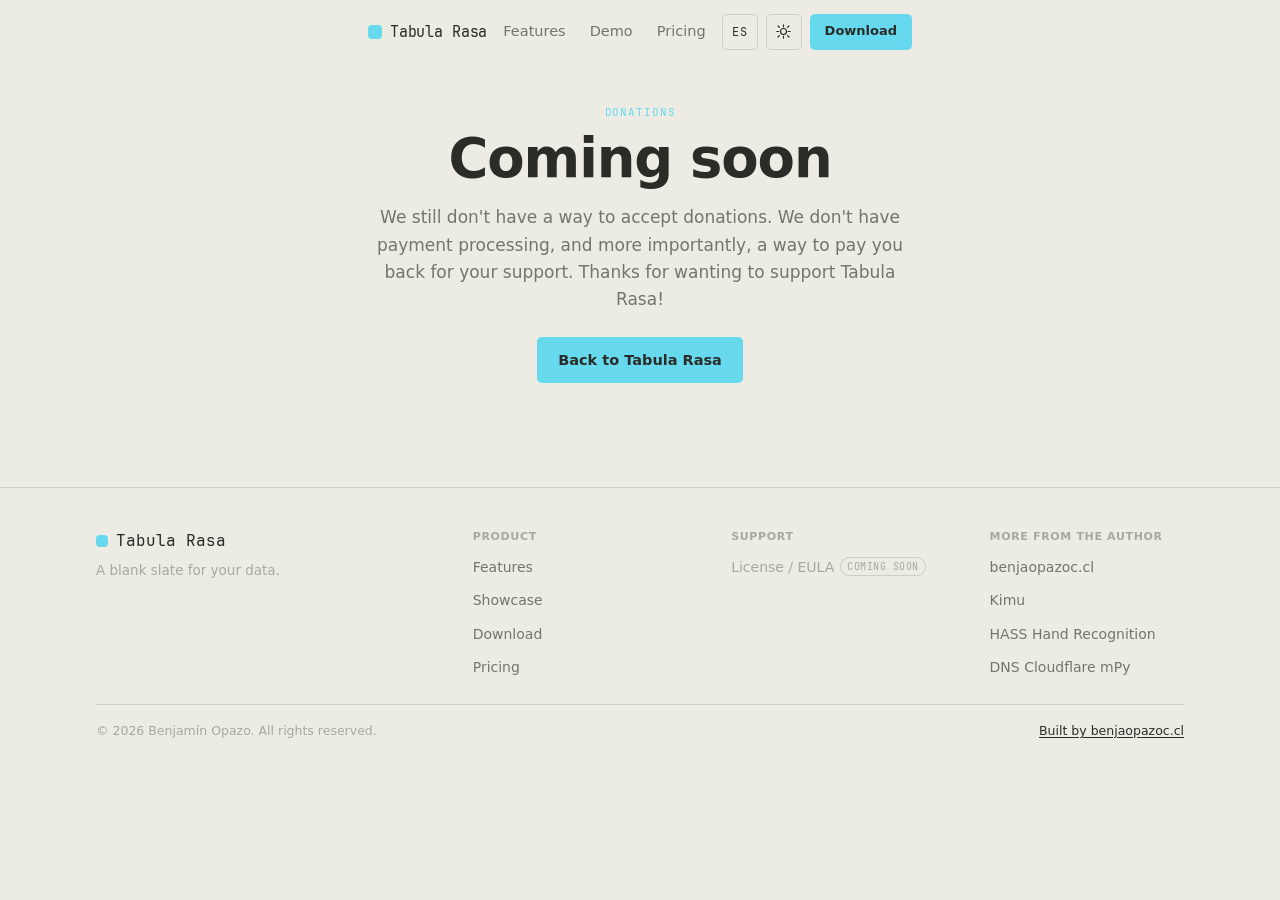
<file: site/donations.html>
<!doctype html>
<html lang="en">
    <head>
        <meta charset="UTF-8" />
        <meta name="viewport" content="width=device-width, initial-scale=1.0" />
        <title data-i18n="donations.meta.title">Tabula Rasa — Donations</title>
        <meta
            name="description"
            data-i18n-attr="content:donations.meta.description"
            content="Donations aren't enabled yet. Check back soon."
        />
        <meta name="author" content="Benjamín Opazo" />

        <meta property="og:type" content="website" />
        <meta
            property="og:title"
            data-i18n-attr="content:donations.meta.title"
            content="Tabula Rasa — Donations"
        />
        <meta
            property="og:description"
            data-i18n-attr="content:donations.meta.description"
            content="Donations aren't enabled yet. Check back soon."
        />
        <meta property="og:url" content="https://tabularasa.cl/donations.html" />
        <meta
            property="og:image"
            content="https://tabularasa.cl/assets/img/og-image.png"
        />
        <meta property="og:image:width" content="1200" />
        <meta property="og:image:height" content="630" />
        <meta name="twitter:card" content="summary_large_image" />
        <link rel="canonical" href="https://tabularasa.cl/donations.html" />

        <!-- Prevent dark/light flash before CSS+JS load - mirrors benjaopazoc.cl's
       convention. Keep in sync with assets/js/theme.js (docs/decisions/theming.md). -->
        <script>
            (function () {
                var stored = localStorage.getItem("theme");
                var prefersDark = window.matchMedia(
                    "(prefers-color-scheme: dark)",
                ).matches;
                var theme = stored || (prefersDark ? "dark" : "light");
                document.documentElement.setAttribute("data-theme", theme);
            })();
        </script>

        <link rel="icon" type="image/svg+xml" href="assets/img/favicon.svg" />
        <link rel="stylesheet" href="assets/css/tokens.css" />
        <link rel="stylesheet" href="assets/css/styles.css" />
    </head>
    <body>
        <!-- Purely decorative ambient background - see docs/decisions/ambient-grid.md.
             aria-hidden + pointer-events:none, never part of the tab order. -->
        <div class="ambient-grid" aria-hidden="true">
            <div class="ambient-grid-panel is-left">
                <div class="ambient-grid-pattern"></div>
                <div class="ambient-grid-glow"></div>
            </div>
            <div class="ambient-grid-panel is-right">
                <div class="ambient-grid-pattern"></div>
                <div class="ambient-grid-glow"></div>
            </div>
        </div>

        <a class="skip-link" href="#main" data-i18n="skip_link"
            >Skip to content</a
        >

        <header class="site-header" id="site-header">
            <div class="container">
                <a class="brand" href="index.html#top">
                    <span class="brand-mark" aria-hidden="true"></span>
                    <span class="brand-name">Tabula Rasa</span>
                </a>

                <nav class="main-nav" aria-label="Primary">
                    <a href="index.html#features" data-i18n="nav.features"
                        >Features</a
                    >
                    <a href="index.html#showcase" data-i18n="nav.showcase"
                        >Demo</a
                    >
                    <a
                        href="pricing.html"
                        class="nav-pricing"
                        data-i18n="nav.pricing"
                        >Pricing</a
                    >
                </nav>

                <div class="header-actions">
                    <button
                        class="lang-toggle"
                        id="lang-toggle"
                        type="button"
                        data-i18n-attr="aria-label:lang_toggle.aria_label"
                        aria-label="Switch language"
                    >
                        ES
                    </button>
                    <button
                        class="theme-toggle"
                        id="theme-toggle"
                        type="button"
                        data-i18n-attr="aria-label:theme_toggle.aria_label"
                        aria-label="Toggle theme"
                    >
                        <svg
                            class="icon-sun"
                            viewBox="0 0 24 24"
                            fill="none"
                            stroke="currentColor"
                            stroke-width="1.6"
                            stroke-linecap="round"
                        >
                            <circle cx="12" cy="12" r="4.2" />
                            <path
                                d="M12 2.5v3M12 18.5v3M4.2 4.2l2.1 2.1M17.7 17.7l2.1 2.1M2.5 12h3M18.5 12h3M4.2 19.8l2.1-2.1M17.7 6.3l2.1-2.1"
                            />
                        </svg>
                        <svg
                            class="icon-moon"
                            viewBox="0 0 24 24"
                            fill="none"
                            stroke="currentColor"
                            stroke-width="1.6"
                            stroke-linecap="round"
                            stroke-linejoin="round"
                        >
                            <path
                                d="M20 14.5A8.5 8.5 0 1 1 9.5 4a6.5 6.5 0 0 0 10.5 10.5Z"
                            />
                        </svg>
                    </button>
                    <a
                        class="btn btn-primary btn-sm nav-download-desktop"
                        href="index.html#download"
                        data-i18n="header.download_btn"
                        >Download</a
                    >
                    <button
                        class="nav-toggle"
                        id="nav-toggle"
                        type="button"
                        aria-expanded="false"
                        aria-controls="mobile-nav"
                        data-i18n-attr="aria-label:nav_toggle.aria_label"
                        aria-label="Menu"
                    >
                        <svg
                            class="icon-menu"
                            viewBox="0 0 24 24"
                            fill="none"
                            stroke="currentColor"
                            stroke-width="1.6"
                            stroke-linecap="round"
                        >
                            <path d="M4 6h16M4 12h16M4 18h16" />
                        </svg>
                        <svg
                            class="icon-close"
                            viewBox="0 0 24 24"
                            fill="none"
                            stroke="currentColor"
                            stroke-width="1.6"
                            stroke-linecap="round"
                        >
                            <path d="M6 6l12 12M18 6 6 18" />
                        </svg>
                    </button>
                </div>
            </div>
        </header>

        <nav class="mobile-nav" id="mobile-nav" aria-label="Mobile" hidden>
            <div class="container">
                <a href="index.html#features" data-i18n="nav.features"
                    >Features</a
                >
                <a href="index.html#showcase" data-i18n="nav.showcase"
                    >Demo</a
                >
                <a
                    class="btn btn-primary"
                    href="index.html#download"
                    data-i18n="header.download_btn"
                    >Download</a
                >
            </div>
        </nav>

        <main id="main">
            <!-- ================= Donations (coming soon) ================= -->
            <section class="hero container">
                <p class="eyebrow" data-i18n="donations.eyebrow">
                    Donations
                </p>
                <h1 data-i18n="donations.title">Coming soon</h1>
                <p class="hero-sub" data-i18n="donations.desc">
                    We still don't have a way to accept donations. We
                    don't have payment processing, and more importantly, a
                    way to pay you back for your support. Thanks for
                    wanting to support Tabula Rasa!
                </p>
                <div class="hero-ctas">
                    <div class="hero-cta-row">
                        <a
                            class="btn btn-primary"
                            href="index.html#top"
                            data-i18n="donations.back_link"
                            >Back to Tabula Rasa</a
                        >
                    </div>
                </div>
            </section>
        </main>

        <footer class="site-footer">
            <div class="container">
                <div class="footer-grid">
                    <div>
                        <div class="footer-brand">
                            <span class="brand-mark" aria-hidden="true"></span>
                            Tabula Rasa
                        </div>
                        <p class="footer-tagline" data-i18n="footer.tagline">
                            A blank slate for your data.
                        </p>
                    </div>

                    <div class="footer-links">
                        <div class="footer-col">
                            <h4 data-i18n="footer.col_product">Product</h4>
                            <ul>
                                <li>
                                    <a
                                        href="index.html#features"
                                        data-i18n="footer.link_features"
                                        >Features</a
                                    >
                                </li>
                                <li>
                                    <a
                                        href="index.html#showcase"
                                        data-i18n="footer.link_showcase"
                                        >Showcase</a
                                    >
                                </li>
                                <li>
                                    <a
                                        href="index.html#download"
                                        data-i18n="footer.link_download"
                                        >Download</a
                                    >
                                </li>
                                <li>
                                    <a
                                        href="pricing.html"
                                        data-i18n="footer.link_pricing"
                                        >Pricing</a
                                    >
                                </li>
                            </ul>
                        </div>
                        <div class="footer-col">
                            <h4 data-i18n="footer.col_support">Support</h4>
                            <ul>
                                <li>
                                    <span
                                        class="footer-stub"
                                        data-i18n-attr="title:footer.eula_tooltip"
                                        title="Not drafted yet - pending legal review before the paid tier ships"
                                        ><span data-i18n="footer.eula_label"
                                            >License / EULA</span
                                        >
                                        <span
                                            class="footer-stub-tag"
                                            data-i18n="footer.eula_tag"
                                            >Coming soon</span
                                        ></span
                                    >
                                </li>
                            </ul>
                        </div>
                        <div class="footer-col">
                            <h4 data-i18n="footer.col_author">
                                More from the author
                            </h4>
                            <ul>
                                <li>
                                    <a
                                        href="https://benjaopazoc.cl"
                                        target="_blank"
                                        rel="noopener"
                                        >benjaopazoc.cl</a
                                    >
                                </li>
                                <li>
                                    <a
                                        href="https://github.com/benja-opazo/kimu"
                                        target="_blank"
                                        rel="noopener"
                                        >Kimu</a
                                    >
                                </li>
                                <li>
                                    <a
                                        href="https://github.com/benja-opazo/home-assistant-hand-recognition"
                                        target="_blank"
                                        rel="noopener"
                                        >HASS Hand Recognition</a
                                    >
                                </li>
                                <li>
                                    <a
                                        href="https://github.com/benja-opazo/dns-cloudflare-mpy"
                                        target="_blank"
                                        rel="noopener"
                                        >DNS Cloudflare mPy</a
                                    >
                                </li>
                            </ul>
                        </div>
                    </div>
                </div>

                <div class="footer-bottom">
                    <span
                        ><span data-i18n-html="footer.copyright_prefix"
                            >&copy;</span
                        >
                        <span id="footer-year">2026</span>
                        <span data-i18n="footer.copyright_suffix"
                            >Benjamín Opazo. All rights reserved.</span
                        ></span
                    >
                    <a
                        href="https://benjaopazoc.cl"
                        target="_blank"
                        rel="noopener"
                        data-i18n="footer.built_by"
                        >Built by benjaopazoc.cl</a
                    >
                </div>
            </div>
        </footer>

        <script src="assets/js/i18n.js"></script>
        <script src="assets/js/theme.js"></script>
        <script src="assets/js/nav.js"></script>
        <script src="assets/js/ambient-grid.js"></script>
        <script>
            document.getElementById("footer-year").textContent =
                new Date().getFullYear();
            window.addEventListener("scroll", function () {
                document
                    .getElementById("site-header")
                    .classList.toggle("is-scrolled", window.scrollY > 4);
            });
        </script>
    </body>
</html>
</file>
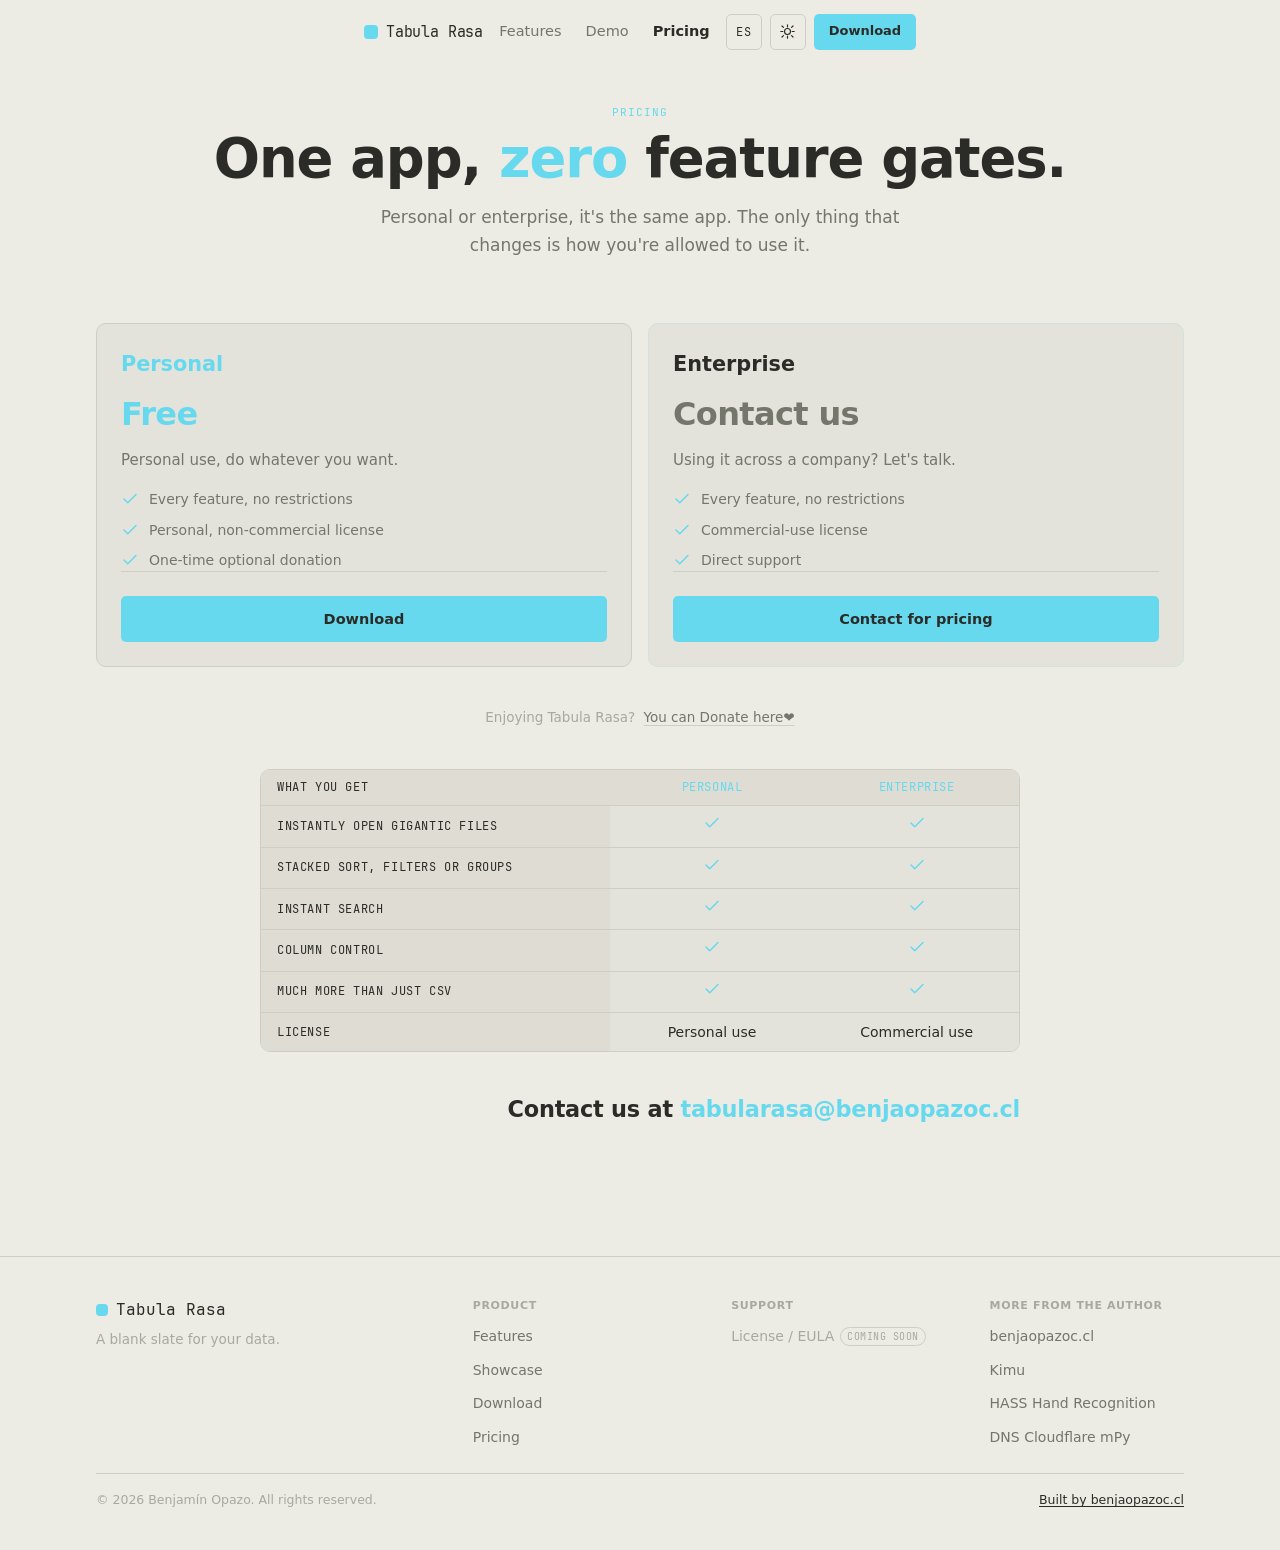
<file: site/pricing.html>
<!doctype html>
<html lang="en">
    <head>
        <meta charset="UTF-8" />
        <meta name="viewport" content="width=device-width, initial-scale=1.0" />
        <title data-i18n="pricing.meta.title">Tabula Rasa — Pricing</title>
        <meta
            name="description"
            data-i18n-attr="content:pricing.meta.description"
            content="Free for personal use, same full feature set for enterprise. See the comparison and get in touch."
        />
        <meta name="author" content="Benjamín Opazo" />

        <meta property="og:type" content="website" />
        <meta
            property="og:title"
            data-i18n-attr="content:pricing.meta.title"
            content="Tabula Rasa — Pricing"
        />
        <meta
            property="og:description"
            data-i18n-attr="content:pricing.meta.description"
            content="Free for personal use, same full feature set for enterprise. See the comparison and get in touch."
        />
        <meta property="og:url" content="https://tabularasa.cl/pricing.html" />
        <meta
            property="og:image"
            content="https://tabularasa.cl/assets/img/og-image.png"
        />
        <meta property="og:image:width" content="1200" />
        <meta property="og:image:height" content="630" />
        <meta name="twitter:card" content="summary_large_image" />
        <link rel="canonical" href="https://tabularasa.cl/pricing.html" />

        <!-- Prevent dark/light flash before CSS+JS load - mirrors benjaopazoc.cl's
       convention. Keep in sync with assets/js/theme.js (docs/decisions/theming.md). -->
        <script>
            (function () {
                var stored = localStorage.getItem("theme");
                var prefersDark = window.matchMedia(
                    "(prefers-color-scheme: dark)",
                ).matches;
                var theme = stored || (prefersDark ? "dark" : "light");
                document.documentElement.setAttribute("data-theme", theme);
            })();
        </script>

        <link rel="icon" type="image/svg+xml" href="assets/img/favicon.svg" />
        <link rel="stylesheet" href="assets/css/tokens.css" />
        <link rel="stylesheet" href="assets/css/styles.css" />
    </head>
    <body>
        <!-- Purely decorative ambient background - see docs/decisions/ambient-grid.md.
             aria-hidden + pointer-events:none, never part of the tab order. -->
        <div class="ambient-grid" aria-hidden="true">
            <div class="ambient-grid-panel is-left">
                <div class="ambient-grid-pattern"></div>
                <div class="ambient-grid-glow"></div>
            </div>
            <div class="ambient-grid-panel is-right">
                <div class="ambient-grid-pattern"></div>
                <div class="ambient-grid-glow"></div>
            </div>
        </div>

        <a class="skip-link" href="#main" data-i18n="skip_link"
            >Skip to content</a
        >

        <header class="site-header" id="site-header">
            <div class="container">
                <a class="brand" href="index.html#top">
                    <span class="brand-mark" aria-hidden="true"></span>
                    <span class="brand-name">Tabula Rasa</span>
                </a>

                <nav class="main-nav" aria-label="Primary">
                    <a href="index.html#features" data-i18n="nav.features"
                        >Features</a
                    >
                    <a href="index.html#showcase" data-i18n="nav.showcase"
                        >Demo</a
                    >
                    <a
                        href="pricing.html"
                        class="is-current nav-pricing"
                        data-i18n="nav.pricing"
                        >Pricing</a
                    >
                </nav>

                <div class="header-actions">
                    <button
                        class="lang-toggle"
                        id="lang-toggle"
                        type="button"
                        data-i18n-attr="aria-label:lang_toggle.aria_label"
                        aria-label="Switch language"
                    >
                        ES
                    </button>
                    <button
                        class="theme-toggle"
                        id="theme-toggle"
                        type="button"
                        data-i18n-attr="aria-label:theme_toggle.aria_label"
                        aria-label="Toggle theme"
                    >
                        <svg
                            class="icon-sun"
                            viewBox="0 0 24 24"
                            fill="none"
                            stroke="currentColor"
                            stroke-width="1.6"
                            stroke-linecap="round"
                        >
                            <circle cx="12" cy="12" r="4.2" />
                            <path
                                d="M12 2.5v3M12 18.5v3M4.2 4.2l2.1 2.1M17.7 17.7l2.1 2.1M2.5 12h3M18.5 12h3M4.2 19.8l2.1-2.1M17.7 6.3l2.1-2.1"
                            />
                        </svg>
                        <svg
                            class="icon-moon"
                            viewBox="0 0 24 24"
                            fill="none"
                            stroke="currentColor"
                            stroke-width="1.6"
                            stroke-linecap="round"
                            stroke-linejoin="round"
                        >
                            <path
                                d="M20 14.5A8.5 8.5 0 1 1 9.5 4a6.5 6.5 0 0 0 10.5 10.5Z"
                            />
                        </svg>
                    </button>
                    <a
                        class="btn btn-primary btn-sm nav-download-desktop"
                        href="index.html#download"
                        data-i18n="header.download_btn"
                        >Download</a
                    >
                    <button
                        class="nav-toggle"
                        id="nav-toggle"
                        type="button"
                        aria-expanded="false"
                        aria-controls="mobile-nav"
                        data-i18n-attr="aria-label:nav_toggle.aria_label"
                        aria-label="Menu"
                    >
                        <svg
                            class="icon-menu"
                            viewBox="0 0 24 24"
                            fill="none"
                            stroke="currentColor"
                            stroke-width="1.6"
                            stroke-linecap="round"
                        >
                            <path d="M4 6h16M4 12h16M4 18h16" />
                        </svg>
                        <svg
                            class="icon-close"
                            viewBox="0 0 24 24"
                            fill="none"
                            stroke="currentColor"
                            stroke-width="1.6"
                            stroke-linecap="round"
                        >
                            <path d="M6 6l12 12M18 6 6 18" />
                        </svg>
                    </button>
                </div>
            </div>
        </header>

        <nav class="mobile-nav" id="mobile-nav" aria-label="Mobile" hidden>
            <div class="container">
                <a href="index.html#features" data-i18n="nav.features"
                    >Features</a
                >
                <a href="index.html#showcase" data-i18n="nav.showcase"
                    >Demo</a
                >
                <a
                    class="btn btn-primary"
                    href="index.html#download"
                    data-i18n="header.download_btn"
                    >Download</a
                >
            </div>
        </nav>

        <main id="main">
            <!-- ================= Pricing hero ================= -->
            <section class="hero container">
                <p class="eyebrow" data-i18n="pricing.eyebrow">Pricing</p>
                <h1 data-i18n-html="pricing.title_html">
                    One app, <span class="accent-text">zero</span> feature
                    gates.
                </h1>
                <p class="hero-sub" data-i18n="pricing.subtitle">
                    Personal or enterprise, you get the exact same app. The
                    only thing that changes is how you're allowed to use it.
                </p>
            </section>

            <!-- ================= Pricing table ================= -->
            <section class="section" style="padding-top: 0">
                <div class="container">
                    <div class="pricing-grid">
                        <article class="feature-card pricing-card">
                            <h2 data-i18n="pricing.personal.title">
                                Personal
                            </h2>
                            <p
                                class="pricing-price"
                                data-i18n="pricing.personal.price"
                            >
                                Free
                            </p>
                            <p data-i18n="pricing.personal.tagline">
                                For your own machine, your own data, your own
                                rules.
                            </p>
                            <ul class="pricing-highlights">
                                <li>
                                    <span
                                        class="pricing-check"
                                        aria-hidden="true"
                                        ><svg
                                            viewBox="0 0 24 24"
                                            fill="none"
                                            stroke="currentColor"
                                            stroke-width="2"
                                            stroke-linecap="round"
                                            stroke-linejoin="round"
                                        ><path d="M20 6 9 17l-5-5" /></svg
                                    ></span>
                                    <span
                                        data-i18n="pricing.personal.highlight1"
                                        >Every feature, no restrictions</span
                                    >
                                </li>
                                <li>
                                    <span
                                        class="pricing-check"
                                        aria-hidden="true"
                                        ><svg
                                            viewBox="0 0 24 24"
                                            fill="none"
                                            stroke="currentColor"
                                            stroke-width="2"
                                            stroke-linecap="round"
                                            stroke-linejoin="round"
                                        ><path d="M20 6 9 17l-5-5" /></svg
                                    ></span>
                                    <span
                                        data-i18n="pricing.personal.highlight2"
                                        >Personal, non-commercial
                                        license</span
                                    >
                                </li>
                                <li>
                                    <span
                                        class="pricing-check"
                                        aria-hidden="true"
                                        ><svg
                                            viewBox="0 0 24 24"
                                            fill="none"
                                            stroke="currentColor"
                                            stroke-width="2"
                                            stroke-linecap="round"
                                            stroke-linejoin="round"
                                        ><path d="M20 6 9 17l-5-5" /></svg
                                    ></span>
                                    <span
                                        data-i18n="pricing.personal.highlight3"
                                        >No subscription - one-time optional
                                        donation</span
                                    >
                                </li>
                            </ul>
                            <div class="pricing-card-actions">
                                <a
                                    class="btn btn-primary"
                                    href="index.html#download"
                                    data-i18n="pricing.cta_download"
                                    >Download</a
                                >
                            </div>
                        </article>
                        <article class="feature-card pricing-card is-enterprise">
                            <h2 data-i18n="pricing.enterprise.title">
                                Enterprise
                            </h2>
                            <p
                                class="pricing-price"
                                data-i18n="pricing.enterprise.price"
                            >
                                Contact us
                            </p>
                            <p data-i18n="pricing.enterprise.tagline">
                                Using it across a company? Let's talk.
                            </p>
                            <ul class="pricing-highlights">
                                <li>
                                    <span
                                        class="pricing-check"
                                        aria-hidden="true"
                                        ><svg
                                            viewBox="0 0 24 24"
                                            fill="none"
                                            stroke="currentColor"
                                            stroke-width="2"
                                            stroke-linecap="round"
                                            stroke-linejoin="round"
                                        ><path d="M20 6 9 17l-5-5" /></svg
                                    ></span>
                                    <span
                                        data-i18n="pricing.enterprise.highlight1"
                                        >Every feature, no restrictions</span
                                    >
                                </li>
                                <li>
                                    <span
                                        class="pricing-check"
                                        aria-hidden="true"
                                        ><svg
                                            viewBox="0 0 24 24"
                                            fill="none"
                                            stroke="currentColor"
                                            stroke-width="2"
                                            stroke-linecap="round"
                                            stroke-linejoin="round"
                                        ><path d="M20 6 9 17l-5-5" /></svg
                                    ></span>
                                    <span
                                        data-i18n="pricing.enterprise.highlight2"
                                        >Commercial-use license</span
                                    >
                                </li>
                                <li>
                                    <span
                                        class="pricing-check"
                                        aria-hidden="true"
                                        ><svg
                                            viewBox="0 0 24 24"
                                            fill="none"
                                            stroke="currentColor"
                                            stroke-width="2"
                                            stroke-linecap="round"
                                            stroke-linejoin="round"
                                        ><path d="M20 6 9 17l-5-5" /></svg
                                    ></span>
                                    <span
                                        data-i18n="pricing.enterprise.highlight3"
                                        >Direct support and custom
                                        terms</span
                                    >
                                </li>
                            </ul>
                            <div class="pricing-card-actions">
                                <a
                                    class="btn btn-primary"
                                    href="mailto:tabularasa@benjaopazoc.cl?subject=Tabula%20Rasa%20-%20Enterprise"
                                    data-i18n="pricing.cta_contact"
                                    >Contact for pricing</a
                                >
                            </div>
                        </article>
                    </div>

                    <p class="pricing-donate-standalone">
                        <span data-i18n="pricing.donate_prompt"
                            >Enjoying Tabula Rasa?</span
                        >
                        <a
                            class="donate-link"
                            href="donations.html"
                            data-i18n="pricing.cta_donate"
                            >Donate ❤️</a
                        >
                    </p>

                    <div class="pricing-table-scroll">
                        <table class="pricing-table">
                            <thead>
                                <tr>
                                    <th data-i18n="pricing.table.feature_col">
                                        What you get
                                    </th>
                                    <th data-i18n="pricing.personal.title">
                                        Personal
                                    </th>
                                    <th data-i18n="pricing.enterprise.title">
                                        Enterprise
                                    </th>
                                </tr>
                            </thead>
                            <tbody>
                                <tr>
                                    <th scope="row" data-i18n="features.card1.title">
                                        Instantly open gigantic files
                                    </th>
                                    <td>
                                        <span
                                            class="pricing-check"
                                            aria-hidden="true"
                                            ><svg
                                                viewBox="0 0 24 24"
                                                fill="none"
                                                stroke="currentColor"
                                                stroke-width="2"
                                                stroke-linecap="round"
                                                stroke-linejoin="round"
                                            ><path d="M20 6 9 17l-5-5" /></svg
                                        ></span>
                                        <span
                                            class="visually-hidden"
                                            data-i18n="pricing.included"
                                            >Included</span
                                        >
                                    </td>
                                    <td>
                                        <span
                                            class="pricing-check"
                                            aria-hidden="true"
                                            ><svg
                                                viewBox="0 0 24 24"
                                                fill="none"
                                                stroke="currentColor"
                                                stroke-width="2"
                                                stroke-linecap="round"
                                                stroke-linejoin="round"
                                            ><path d="M20 6 9 17l-5-5" /></svg
                                        ></span>
                                        <span
                                            class="visually-hidden"
                                            data-i18n="pricing.included"
                                            >Included</span
                                        >
                                    </td>
                                </tr>
                                <tr>
                                    <th scope="row" data-i18n="features.card2.title">
                                        Stacked sort, filters or groups
                                    </th>
                                    <td>
                                        <span
                                            class="pricing-check"
                                            aria-hidden="true"
                                            ><svg
                                                viewBox="0 0 24 24"
                                                fill="none"
                                                stroke="currentColor"
                                                stroke-width="2"
                                                stroke-linecap="round"
                                                stroke-linejoin="round"
                                            ><path d="M20 6 9 17l-5-5" /></svg
                                        ></span>
                                        <span
                                            class="visually-hidden"
                                            data-i18n="pricing.included"
                                            >Included</span
                                        >
                                    </td>
                                    <td>
                                        <span
                                            class="pricing-check"
                                            aria-hidden="true"
                                            ><svg
                                                viewBox="0 0 24 24"
                                                fill="none"
                                                stroke="currentColor"
                                                stroke-width="2"
                                                stroke-linecap="round"
                                                stroke-linejoin="round"
                                            ><path d="M20 6 9 17l-5-5" /></svg
                                        ></span>
                                        <span
                                            class="visually-hidden"
                                            data-i18n="pricing.included"
                                            >Included</span
                                        >
                                    </td>
                                </tr>
                                <tr>
                                    <th scope="row" data-i18n="features.card3.title">
                                        Instant search
                                    </th>
                                    <td>
                                        <span
                                            class="pricing-check"
                                            aria-hidden="true"
                                            ><svg
                                                viewBox="0 0 24 24"
                                                fill="none"
                                                stroke="currentColor"
                                                stroke-width="2"
                                                stroke-linecap="round"
                                                stroke-linejoin="round"
                                            ><path d="M20 6 9 17l-5-5" /></svg
                                        ></span>
                                        <span
                                            class="visually-hidden"
                                            data-i18n="pricing.included"
                                            >Included</span
                                        >
                                    </td>
                                    <td>
                                        <span
                                            class="pricing-check"
                                            aria-hidden="true"
                                            ><svg
                                                viewBox="0 0 24 24"
                                                fill="none"
                                                stroke="currentColor"
                                                stroke-width="2"
                                                stroke-linecap="round"
                                                stroke-linejoin="round"
                                            ><path d="M20 6 9 17l-5-5" /></svg
                                        ></span>
                                        <span
                                            class="visually-hidden"
                                            data-i18n="pricing.included"
                                            >Included</span
                                        >
                                    </td>
                                </tr>
                                <tr>
                                    <th scope="row" data-i18n="features.card4.title">
                                        Column control
                                    </th>
                                    <td>
                                        <span
                                            class="pricing-check"
                                            aria-hidden="true"
                                            ><svg
                                                viewBox="0 0 24 24"
                                                fill="none"
                                                stroke="currentColor"
                                                stroke-width="2"
                                                stroke-linecap="round"
                                                stroke-linejoin="round"
                                            ><path d="M20 6 9 17l-5-5" /></svg
                                        ></span>
                                        <span
                                            class="visually-hidden"
                                            data-i18n="pricing.included"
                                            >Included</span
                                        >
                                    </td>
                                    <td>
                                        <span
                                            class="pricing-check"
                                            aria-hidden="true"
                                            ><svg
                                                viewBox="0 0 24 24"
                                                fill="none"
                                                stroke="currentColor"
                                                stroke-width="2"
                                                stroke-linecap="round"
                                                stroke-linejoin="round"
                                            ><path d="M20 6 9 17l-5-5" /></svg
                                        ></span>
                                        <span
                                            class="visually-hidden"
                                            data-i18n="pricing.included"
                                            >Included</span
                                        >
                                    </td>
                                </tr>
                                <tr>
                                    <th scope="row" data-i18n="features.card5.title">
                                        Much more than just CSV
                                    </th>
                                    <td>
                                        <span
                                            class="pricing-check"
                                            aria-hidden="true"
                                            ><svg
                                                viewBox="0 0 24 24"
                                                fill="none"
                                                stroke="currentColor"
                                                stroke-width="2"
                                                stroke-linecap="round"
                                                stroke-linejoin="round"
                                            ><path d="M20 6 9 17l-5-5" /></svg
                                        ></span>
                                        <span
                                            class="visually-hidden"
                                            data-i18n="pricing.included"
                                            >Included</span
                                        >
                                    </td>
                                    <td>
                                        <span
                                            class="pricing-check"
                                            aria-hidden="true"
                                            ><svg
                                                viewBox="0 0 24 24"
                                                fill="none"
                                                stroke="currentColor"
                                                stroke-width="2"
                                                stroke-linecap="round"
                                                stroke-linejoin="round"
                                            ><path d="M20 6 9 17l-5-5" /></svg
                                        ></span>
                                        <span
                                            class="visually-hidden"
                                            data-i18n="pricing.included"
                                            >Included</span
                                        >
                                    </td>
                                </tr>
                                <tr>
                                    <th scope="row" data-i18n="pricing.table.license_row">
                                        License
                                    </th>
                                    <td data-i18n="pricing.personal.license_value">
                                        Personal use
                                    </td>
                                    <td data-i18n="pricing.enterprise.license_value">
                                        Commercial use
                                    </td>
                                </tr>
                            </tbody>
                        </table>
                    </div>

                    <p class="pricing-contact-line">
                        <span data-i18n="pricing.contact_prompt"
                            >Contact us at:</span
                        >
                        <a href="mailto:tabularasa@benjaopazoc.cl"
                            >tabularasa@benjaopazoc.cl</a
                        >
                    </p>
                </div>
            </section>
        </main>

        <footer class="site-footer">
            <div class="container">
                <div class="footer-grid">
                    <div>
                        <div class="footer-brand">
                            <span class="brand-mark" aria-hidden="true"></span>
                            Tabula Rasa
                        </div>
                        <p class="footer-tagline" data-i18n="footer.tagline">
                            A blank slate for your data.
                        </p>
                    </div>

                    <div class="footer-links">
                        <div class="footer-col">
                            <h4 data-i18n="footer.col_product">Product</h4>
                            <ul>
                                <li>
                                    <a
                                        href="index.html#features"
                                        data-i18n="footer.link_features"
                                        >Features</a
                                    >
                                </li>
                                <li>
                                    <a
                                        href="index.html#showcase"
                                        data-i18n="footer.link_showcase"
                                        >Showcase</a
                                    >
                                </li>
                                <li>
                                    <a
                                        href="index.html#download"
                                        data-i18n="footer.link_download"
                                        >Download</a
                                    >
                                </li>
                                <li>
                                    <a
                                        href="pricing.html"
                                        data-i18n="footer.link_pricing"
                                        >Pricing</a
                                    >
                                </li>
                            </ul>
                        </div>
                        <div class="footer-col">
                            <h4 data-i18n="footer.col_support">Support</h4>
                            <ul>
                                <li>
                                    <span
                                        class="footer-stub"
                                        data-i18n-attr="title:footer.eula_tooltip"
                                        title="Not drafted yet - pending legal review before the paid tier ships"
                                        ><span data-i18n="footer.eula_label"
                                            >License / EULA</span
                                        >
                                        <span
                                            class="footer-stub-tag"
                                            data-i18n="footer.eula_tag"
                                            >Coming soon</span
                                        ></span
                                    >
                                </li>
                            </ul>
                        </div>
                        <div class="footer-col">
                            <h4 data-i18n="footer.col_author">
                                More from the author
                            </h4>
                            <ul>
                                <li>
                                    <a
                                        href="https://benjaopazoc.cl"
                                        target="_blank"
                                        rel="noopener"
                                        >benjaopazoc.cl</a
                                    >
                                </li>
                                <li>
                                    <a
                                        href="https://github.com/benja-opazo/kimu"
                                        target="_blank"
                                        rel="noopener"
                                        >Kimu</a
                                    >
                                </li>
                                <li>
                                    <a
                                        href="https://github.com/benja-opazo/home-assistant-hand-recognition"
                                        target="_blank"
                                        rel="noopener"
                                        >HASS Hand Recognition</a
                                    >
                                </li>
                                <li>
                                    <a
                                        href="https://github.com/benja-opazo/dns-cloudflare-mpy"
                                        target="_blank"
                                        rel="noopener"
                                        >DNS Cloudflare mPy</a
                                    >
                                </li>
                            </ul>
                        </div>
                    </div>
                </div>

                <div class="footer-bottom">
                    <span
                        ><span data-i18n-html="footer.copyright_prefix"
                            >&copy;</span
                        >
                        <span id="footer-year">2026</span>
                        <span data-i18n="footer.copyright_suffix"
                            >Benjamín Opazo. All rights reserved.</span
                        ></span
                    >
                    <a
                        href="https://benjaopazoc.cl"
                        target="_blank"
                        rel="noopener"
                        data-i18n="footer.built_by"
                        >Built by benjaopazoc.cl</a
                    >
                </div>
            </div>
        </footer>

        <script src="assets/js/i18n.js"></script>
        <script src="assets/js/theme.js"></script>
        <script src="assets/js/nav.js"></script>
        <script src="assets/js/ambient-grid.js"></script>
        <script>
            document.getElementById("footer-year").textContent =
                new Date().getFullYear();
            window.addEventListener("scroll", function () {
                document
                    .getElementById("site-header")
                    .classList.toggle("is-scrolled", window.scrollY > 4);
            });
        </script>
    </body>
</html>
</file>
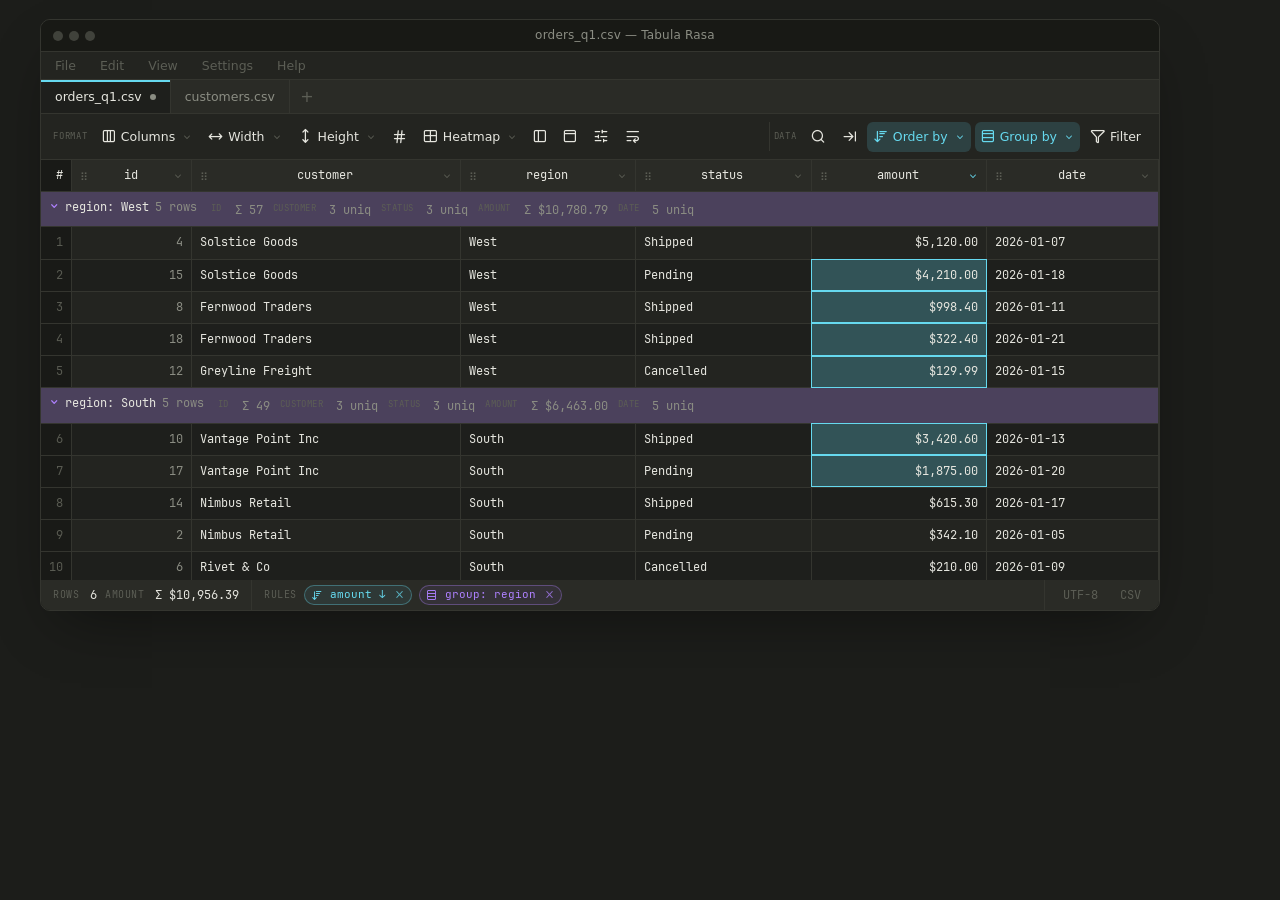
<file: scripts/og-image/capture.html>
<!doctype html>
<html lang="en" data-theme="dark">
    <head>
        <meta charset="UTF-8" />
        <link rel="stylesheet" href="../../site/assets/css/tokens.css" />
        <link rel="stylesheet" href="../../site/assets/css/styles.css" />
        <style>
            html,
            body {
                margin: 0;
                width: 1200px;
                height: 630px;
                background: var(--bg);
                display: flex;
                align-items: center;
                justify-content: center;
            }
            .og-frame-wrap {
                width: 1120px;
            }
        </style>
    </head>
    <body>
        <div class="og-frame-wrap">
            <!-- Same markup index.html uses for #tr-demo-root - demo-table.js
                 populates it identically, no fetch()/network dependency. -->
            <div
                class="showcase-frame"
                id="tr-demo-root"
                tabindex="-1"
                aria-hidden="true"
            ></div>
        </div>
        <script src="../../site/assets/js/demo-table.js"></script>
    </body>
</html>
</file>
<file: site/assets/css/tokens.css>
/* Mirrored 1:1 from tabula-rasa/src/theme.rs (Palette) - the app is the
   source of truth, never "tidy" or round a hex here. See
   docs/decisions/theming.md for the two-tier token system and resync steps. */

:root,
:root[data-theme="dark"] {
    /* ---- Backgrounds (back → front) -------------------------------------- */
    --bg: #1c1d1a;
    --panel: #232420;
    --panel-2: #2a2b26;
    --titlebar: #181915;
    --grid: #1e1f1c;
    --grid-alt: #232420;
    --gutter: #191a17;
    --hover: #2e2f29;
    --elevated: #34352e;
    --elevated-stroke: #6b6d62;

    /* ---- Text --------------------------------------------------------- */
    --text: #e6e6df;
    --dim: #8b8d83;
    --faint: #5c5e55;
    --gutter-text: #595b52;

    /* ---- Structure ------------------------------------------------------ */
    --border: #34352f;

    /* ---- Semantic hues ---------------------------------------------------- */
    --green: #a6e22e;
    --orange: #fd971f;
    --red: #f9685f;
    --purple: #ae81ff;
    --blue: #5aaff0;
    --search: #e6db74;

    /* ---- Brand accent - the one user-tweakable knob in the app ------------ */
    --accent: #66d9ef;

    /* ---- Derived tints (accent composited at a fixed alpha; exact bytes
     match Palette::accent_soft / block_selection / line_selection) -------- */
    --accent-soft: #66d9ef29; /* 16%, alpha 0x29 */
    --block-selection: #66d9ef47; /* 28%, alpha 0x47 */
    --line-selection: #66d9ef21; /* 13%, alpha 0x21 */
    --match-bg: #e6db7466; /* search @ 40%, alpha 0x66 */
    --current-match-bg: #e6db74b8; /* search @ 72%, alpha 0xb8 */

    /* Text/glyphs on an accent fill - not always --panel-2, see
       Palette::on_accent_text in tabula-rasa/src/theme.rs and
       docs/decisions/theming.md. */
    --on-accent-text: #2a2b26; /* = panel-2 (dark) */

    /* ---- Shadows (Dark theme shadow alpha ~115/255, see theme::apply) ----- */
    --shadow-color: rgba(0, 0, 0, 0.45);
}

:root[data-theme="light"] {
    --bg: #ecebe4;
    --panel: #e4e3db;
    --panel-2: #dedcd3;
    --titlebar: #dcdbd2;
    --grid: #faf9f5;
    --grid-alt: #efeee7;
    --gutter: #e7e6df;
    --hover: #dad9d0;
    --elevated: #ffffff;
    --elevated-stroke: #b8b9ae;

    --text: #2b2c27;
    --dim: #74756b;
    --faint: #a8a99e;
    --gutter-text: #a3a499;

    --border: #cfcec4;

    --green: #4f9a18;
    --orange: #c2700a;
    --red: #cf4438;
    --purple: #7d54c7;
    --blue: #2f7bc4;
    --search: #b58900;

    --accent: #66d9ef; /* same accent as dark - tints re-derive over light bg */

    --accent-soft: #66d9ef29;
    --block-selection: #66d9ef47;
    --line-selection: #66d9ef21;
    --match-bg: #b5890066;
    --current-match-bg: #b58900b8;

    --on-accent-text: #2b2c27; /* = text (light) - panel-2 fails 4.5:1 here */

    --shadow-color: rgba(0, 0, 0, 0.18);
}

/* OS-preference fallback for the instant before the anti-flash script (or
   with JS disabled) picks a theme - see assets/js/theme.js. */
@media (prefers-color-scheme: light) {
    :root:not([data-theme]) {
        --bg: #ecebe4;
        --panel: #e4e3db;
        --panel-2: #dedcd3;
        --titlebar: #dcdbd2;
        --grid: #faf9f5;
        --grid-alt: #efeee7;
        --gutter: #e7e6df;
        --hover: #dad9d0;
        --elevated: #ffffff;
        --elevated-stroke: #b8b9ae;
        --text: #2b2c27;
        --dim: #74756b;
        --faint: #a8a99e;
        --gutter-text: #a3a499;
        --border: #cfcec4;
        --green: #4f9a18;
        --orange: #c2700a;
        --red: #cf4438;
        --purple: #7d54c7;
        --blue: #2f7bc4;
        --search: #b58900;
        --accent-soft: #66d9ef29;
        --block-selection: #66d9ef47;
        --line-selection: #66d9ef21;
        --match-bg: #b5890066;
        --current-match-bg: #b58900b8;
        --on-accent-text: #2b2c27;
        --shadow-color: rgba(0, 0, 0, 0.18);
    }
}

/* ==========================================================================
   Site-level tokens - NOT in the app, additive for the marketing shell around
   the app-faithful showcase. Named distinctly so the two token sets are never
   confused. Kept explicit + updatable per the brief's "polishing the theme"
   note: change these, not ad-hoc values in styles.css.
   ========================================================================== */
:root {
    --space-1: 4px;
    --space-2: 8px;
    --space-3: 16px;
    --space-4: 24px;
    --space-5: 40px;
    --space-6: 64px;

    --radius-sm: 5px; /* app control radius */
    --radius-md: 7px; /* app popover radius */
    --radius-lg: 10px; /* app window/card radius */

    --container-max: 1120px;

    --ease: cubic-bezier(0.16, 1, 0.3, 1);

    --font-chrome:
        system-ui, -apple-system, "Segoe UI", Roboto, "Helvetica Neue", Arial,
        sans-serif;
    --font-mono:
        "JetBrains Mono", ui-monospace, SFMono-Regular, Menlo, Consolas,
        monospace;
    --font-icon: "lucide";
}
</file>
<file: site/assets/css/styles.css>
/* ==========================================================================
   tabularasa.cl - styles.css
   Numbered TOC (keep updated - convention borrowed from benjaopazoc.cl):
     1. Reset + fonts
     2. Layout primitives
     3. Header / nav
     4. Hero
     5. Buttons + badges (site-level marketing controls)
     6. Section headings / feature grid
     7. Feature card flip + demo modal
     8. Showcase window chrome (title bar, menu bar, tab strip) - app-faithful
     9. Toolbar (app-faithful)
    10. Grid (app-faithful)
    11. Status bar (app-faithful)
    12. Search bar (app-faithful)
    13. Popovers / dropdowns (app-faithful)
    14. Download section
    15. Footer
    16. Scrollbars (app-faithful)
    17. Responsive
    18. Reduced motion / accessibility
    19. Ambient background grid (decorative)
    20. Pricing page
   ========================================================================== */

/* ---- 1. Reset + fonts --------------------------------------------------- */

@font-face {
    font-family: "JetBrains Mono";
    src: url("../fonts/JetBrainsMono-Regular.ttf") format("truetype");
    font-weight: 400 700;
    font-style: normal;
    font-display: swap;
}

@font-face {
    font-family: "lucide";
    src: url("../fonts/lucide.ttf") format("truetype");
    font-weight: 400;
    font-style: normal;
    font-display: block; /* icon glyphs must not flash as tofu/text */
}

* {
    box-sizing: border-box;
}

html {
    color-scheme: light dark;
}

body {
    margin: 0;
    background: var(--bg);
    color: var(--text);
    font-family: var(--font-chrome);
    font-size: 16px;
    line-height: 1.6;
    -webkit-font-smoothing: antialiased;
}

img,
svg {
    max-width: 100%;
    display: block;
}

a {
    color: inherit;
}

.icon {
    font-family: var(--font-icon);
    font-style: normal;
    line-height: 1;
    display: inline-block;
}

:focus-visible {
    outline: 2px solid var(--accent);
    outline-offset: 2px;
    border-radius: 3px;
}

/* ---- 2. Layout primitives ------------------------------------------------ */

.container {
    max-width: var(--container-max);
    margin-inline: auto;
    padding-inline: var(--space-3);
}

.section {
    padding-block: var(--space-6);
}

/* Showcase gets less top padding than other sections - keeps the interactive
   demo close enough to the fold to be visible on ~13" laptop viewports. */
#showcase {
    padding-top: var(--space-4);
}

.section-head {
    max-width: 640px;
    margin-bottom: var(--space-5);
}

/* Used on the showcase section-head so the interactive demo below it sits
   higher on the page - visible without scrolling on ~13" laptop viewports. */
.section-head-tight {
    margin-bottom: var(--space-3);
}

.eyebrow {
    font-family: var(--font-mono);
    font-size: 11px;
    font-weight: 700;
    letter-spacing: 0.08em;
    text-transform: uppercase;
    color: var(--accent);
    margin: 0 0 var(--space-2);
}

.section-head h2 {
    font-size: clamp(1.5rem, 1.2rem + 1.4vw, 2.1rem);
    margin: 0 0 var(--space-2);
    letter-spacing: -0.01em;
}

.section-head h2 .accent-text,
.section-head p .accent-text {
    color: var(--accent);
}

/* --accent stays fixed-luminance across themes (theming.md) - unreadable as a
   real link's own text color in light mode. Keep the brand tint on the
   underline only, full-contrast --text for the glyphs themselves. */
.section-head p a.accent-text {
    color: var(--text);
    text-decoration-color: var(--accent);
    text-underline-offset: 2px;
}

.section-head p {
    color: var(--dim);
    margin: 0;
}

.visually-hidden {
    position: absolute;
    width: 1px;
    height: 1px;
    overflow: hidden;
    clip: rect(0 0 0 0);
    white-space: nowrap;
}

.skip-link {
    position: absolute;
    left: var(--space-2);
    top: -48px;
    background: var(--accent);
    color: var(--on-accent-text);
    padding: var(--space-2) var(--space-3);
    border-radius: var(--radius-sm);
    font-weight: 600;
    z-index: 100;
    transition: top 0.2s var(--ease);
}

.skip-link:focus {
    top: var(--space-2);
}

/* ---- 3. Header / nav ------------------------------------------------------ */

.site-header {
    position: sticky;
    top: 0;
    z-index: 40;
    height: 64px;
    display: flex;
    align-items: center;
    background: color-mix(in srgb, var(--bg) 88%, transparent);
    backdrop-filter: blur(10px);
    border-bottom: 1px solid transparent;
    transition:
        border-color 0.25s var(--ease),
        background 0.25s var(--ease);
}

.site-header.is-scrolled {
    border-bottom-color: var(--border);
    background: color-mix(in srgb, var(--bg) 96%, transparent);
}

.site-header .container {
    display: flex;
    align-items: center;
    justify-content: space-between;
    gap: var(--space-3);
}

.brand {
    display: flex;
    align-items: center;
    gap: var(--space-2);
    font-weight: 600;
    font-size: 15px;
    text-decoration: none;
    letter-spacing: -0.01em;
}

.brand-mark {
    width: 14px;
    height: 14px;
    border-radius: 4px;
    background: var(--accent);
    flex: none;
}

.brand-name {
    font-family: var(--font-mono);
}

/* Visible at every width - below 860px only .nav-pricing shows (Pricing was
   the one link that isn't reachable any other way on mobile now that
   Download lives in the hamburger); Features/Demo rejoin it >=860px below.
   See docs/decisions/mobile-nav.md. */
.main-nav {
    display: flex;
    align-items: center;
    gap: var(--space-4);
}

.main-nav a {
    text-decoration: none;
    color: var(--dim);
    font-size: 14.5px;
    transition: color 0.2s var(--ease);
}

.main-nav a:not(.nav-pricing) {
    display: none;
}

.main-nav a:hover {
    color: var(--text);
}

.main-nav a.is-current {
    color: var(--text);
    font-weight: 600;
}

.header-actions {
    display: flex;
    align-items: center;
    gap: var(--space-2);
}

.lang-toggle,
.theme-toggle {
    width: 36px;
    height: 36px;
    border-radius: var(--radius-sm);
    border: 1px solid var(--border);
    background: transparent;
    color: var(--text);
    display: grid;
    place-items: center;
    cursor: pointer;
    flex: none;
    transition:
        background 0.2s var(--ease),
        border-color 0.2s var(--ease);
}

.lang-toggle {
    font-family: var(--font-mono);
    font-size: 11.5px;
    font-weight: 700;
    letter-spacing: 0.02em;
}

.lang-toggle:hover {
    background: var(--hover);
}

.theme-toggle:hover {
    background: var(--hover);
}

.theme-toggle svg {
    width: 17px;
    height: 17px;
}

.theme-toggle .icon-moon {
    display: none;
}
:root[data-theme="dark"] .theme-toggle .icon-sun {
    display: none;
}
:root[data-theme="dark"] .theme-toggle .icon-moon {
    display: block;
}

/* Full nav + persistent Download only reappear at >=860px (see the media
   query below) - below that, .nav-toggle opens .mobile-nav instead, and
   Download moves into that panel since it's not worth a persistent header
   slot on a small screen (docs/decisions/mobile-nav.md). */
/* .header-actions prefix (not just .nav-download-desktop alone) matters:
   .btn's own `display: inline-flex` is equal specificity and defined later
   in this file, so a bare single-class selector here would silently lose
   the cascade and never actually hide on mobile. */
.header-actions .nav-download-desktop {
    display: none;
}

.nav-toggle {
    width: 36px;
    height: 36px;
    border-radius: var(--radius-sm);
    border: 1px solid var(--border);
    background: transparent;
    color: var(--text);
    display: grid;
    place-items: center;
    cursor: pointer;
    flex: none;
}

.nav-toggle:hover {
    background: var(--hover);
}

.nav-toggle svg {
    width: 19px;
    height: 19px;
}

.nav-toggle .icon-close {
    display: none;
}

.nav-toggle[aria-expanded="true"] .icon-menu {
    display: none;
}

.nav-toggle[aria-expanded="true"] .icon-close {
    display: block;
}

/* Sticky, not static - .site-header is sticky too, but a plain sibling
   below it scrolls out of view with the rest of the page past the first
   64px, making the panel only reachable at the very top otherwise. */
.mobile-nav {
    position: sticky;
    top: 64px;
    z-index: 39;
    border-bottom: 1px solid var(--border);
    background: var(--panel);
}

.mobile-nav[hidden] {
    display: none;
}

.mobile-nav .container {
    display: flex;
    flex-direction: column;
    gap: var(--space-1);
    padding-block: var(--space-2) var(--space-3);
}

.mobile-nav a:not(.btn) {
    padding: var(--space-2) 0;
    color: var(--dim);
    text-decoration: none;
    font-size: 15.5px;
}

.mobile-nav a.is-current {
    color: var(--text);
    font-weight: 600;
}

.mobile-nav .btn {
    margin-top: var(--space-1);
}

/* ---- 4. Hero -------------------------------------------------------------- */

.hero {
    padding-block: var(--space-5);
    text-align: center;
}

.hero-badge {
    display: inline-flex;
    align-items: center;
    gap: 6px;
    font-family: var(--font-mono);
    font-size: 11.5px;
    color: var(--dim);
    background: var(--panel);
    border: 1px solid var(--border);
    border-radius: 999px;
    padding: 5px 12px;
    margin-bottom: var(--space-3);
}

.hero-badge .dot {
    width: 6px;
    height: 6px;
    border-radius: 50%;
    background: var(--green);
    flex: none;
}

.hero h1 {
    font-size: clamp(2.1rem, 1.7rem + 2.6vw, 3.4rem);
    line-height: 1.08;
    letter-spacing: -0.02em;
    margin: 0 0 var(--space-3);
}

.hero h1 .accent-text {
    color: var(--accent);
}

.hero-sub {
    max-width: 560px;
    margin: 0 auto var(--space-4);
    color: var(--dim);
    font-size: 17px;
}

.hero-ctas {
    display: flex;
    flex-direction: column;
    align-items: center;
    gap: var(--space-3);
}

.hero-cta-row {
    display: flex;
    flex-wrap: wrap;
    justify-content: center;
    gap: var(--space-2);
}

.hero-meta {
    font-family: var(--font-mono);
    font-size: 12.5px;
    color: var(--faint);
}

.hero-meta a {
    color: var(--dim);
    text-decoration: underline;
    text-underline-offset: 2px;
}

/* ---- 5. Buttons + badges -------------------------------------------------- */

.btn {
    display: inline-flex;
    align-items: center;
    justify-content: center;
    gap: 8px;
    height: 46px;
    padding: 0 20px;
    border-radius: var(--radius-sm);
    font-size: 14.5px;
    font-weight: 600;
    text-decoration: none;
    border: 1px solid transparent;
    cursor: pointer;
    transition:
        transform 0.2s var(--ease),
        background 0.2s var(--ease),
        border-color 0.2s var(--ease);
    white-space: nowrap;
}

.btn:hover {
    transform: translateY(-1px);
}

.btn-primary {
    /* Mirrors theme::primary_button / Palette::on_accent_text - see
       docs/decisions/theming.md. */
    background: var(--accent);
    color: var(--on-accent-text);
}

.btn-primary:hover {
    filter: brightness(1.04);
}

.btn-secondary {
    background: transparent;
    color: var(--text);
    border-color: var(--border);
}

.btn-secondary:hover {
    background: var(--hover);
}

.btn svg {
    width: 18px;
    height: 18px;
}

.btn-sm {
    height: 36px;
    padding: 0 14px;
    font-size: 13px;
}

/* ---- 6. Feature grid ------------------------------------------------------ */

.feature-grid {
    display: grid;
    grid-template-columns: 1fr;
    gap: var(--space-3);
}

.feature-card {
    background: var(--panel);
    border: 1px solid var(--border);
    border-radius: var(--radius-lg);
    padding: var(--space-4);
}

/* A colored badge, not a bare glyph - gives each card its own anchor point
   instead of reading as one identical box after another (docs/decisions/
   feature-media.md). Same treatment at every width, not mobile-only. */
.feature-card .icon {
    display: inline-flex;
    align-items: center;
    justify-content: center;
    width: 40px;
    height: 40px;
    border-radius: 50%;
    background: var(--accent-soft);
    font-size: 19px;
    color: var(--accent);
    margin-bottom: var(--space-3);
}

.feature-card h3 {
    font-size: 15.5px;
    margin: 0 0 6px;
}

.feature-card p {
    margin: 0;
    color: var(--dim);
    font-size: 15px;
    line-height: 1.6;
}

.feature-card p .accent-text,
.feature-card h3 .accent-text {
    color: var(--accent);
}

/* Same fix as .section-head p a.accent-text above - the trust-card's
   "Enshittification" link is a real link, not decorative emphasis. */
.feature-card h3 a.accent-text {
    color: var(--text);
    text-decoration-color: var(--accent);
    text-underline-offset: 2px;
}

.feature-card .status-pill {
    display: inline-block;
    margin-top: var(--space-2);
    font-family: var(--font-mono);
    font-size: 10px;
    text-transform: uppercase;
    letter-spacing: 0.04em;
    padding: 2px 8px;
    border-radius: 999px;
}

.status-pill.is-shipped {
    color: var(--green);
    background: color-mix(in srgb, var(--green) 14%, transparent);
}

.status-pill.is-roadmap {
    color: var(--orange);
    background: color-mix(in srgb, var(--orange) 14%, transparent);
}

/* Scoped to .container, not the full-width #trust section itself - a
   full-bleed background here would paint over the ambient-grid decorative
   effect in the side gutters (docs/decisions/ambient-grid.md), which only
   shows through because sections are otherwise transparent. --panel-2 (not
   --panel, which the cards themselves use) keeps the cards visible against
   it. padding-block gives the eyebrow text room to breathe inside the
   panel instead of touching its top edge. */
#trust > .container {
    background: var(--panel-2);
    border-radius: var(--radius-lg);
    padding-block: var(--space-5);
}

/* ---- 7. Feature card flip + demo modal ------------------------------------ */

/* Only the four "Shipped" feature cards get `.is-flippable` (index.html) —
   the roadmap card and the trust-section cards reuse `.feature-card` but
   stay plain, since there's no real demo to show for an unbuilt feature. */
.feature-card.is-flippable {
    background: none;
    border: none;
    padding: 0;
    perspective: 1200px;
    cursor: pointer;
}

.feature-card.is-flippable:focus-visible {
    outline: none; /* moved to the flipper so it traces the visible card, not this 0-size wrapper */
}

/* height: 100% - .feature-card itself stretches to the tallest card in its
   grid row (default grid align-items: stretch), but this inner wrapper
   wouldn't inherit that automatically, so cards with shorter copy would
   visibly shrink-wrap instead of matching their row. */
.feature-card-flipper {
    position: relative;
    height: 100%;
    transition: transform 0.5s var(--ease);
    transform-style: preserve-3d;
}

.feature-card.is-flippable:focus-visible .feature-card-flipper {
    outline: 2px solid var(--accent);
    outline-offset: 2px;
    border-radius: var(--radius-lg);
}

.feature-card.is-flipped .feature-card-flipper {
    transform: rotateY(180deg);
}

.feature-card-face {
    box-sizing: border-box;
    height: 100%;
    background: var(--panel);
    border: 1px solid var(--border);
    border-radius: var(--radius-lg);
    padding: var(--space-4);
    backface-visibility: hidden;
}

.feature-card-front {
    position: relative;
}

.feature-card-back {
    position: absolute;
    inset: 0;
    transform: rotateY(180deg);
    display: flex;
    align-items: center;
    justify-content: center;
    overflow: hidden;
    padding: 0;
}

.feature-card-gif {
    width: 100%;
    height: 100%;
    object-fit: cover;
    display: block;
}

.feature-card-back-fallback {
    display: none;
    color: var(--faint);
    font-size: 12.5px;
    font-family: var(--font-chrome);
    text-align: center;
    padding: var(--space-3);
}

.feature-card-back.has-no-gif .feature-card-gif {
    display: none;
}

.feature-card-back.has-no-gif .feature-card-back-fallback {
    display: block;
}

.feature-card-play {
    position: absolute;
    top: var(--space-3);
    right: var(--space-3);
    width: 30px;
    height: 30px;
    border-radius: 50%;
    border: 1px solid var(--border);
    background: color-mix(in srgb, var(--panel) 80%, transparent);
    color: var(--text);
    display: grid;
    place-items: center;
    cursor: pointer;
    transition: background 0.2s var(--ease), color 0.2s var(--ease), border-color 0.2s var(--ease);
}

.feature-card-play:hover {
    background: var(--accent-soft);
    color: var(--accent);
    border-color: color-mix(in srgb, var(--accent) 35%, transparent);
}

.feature-card-play svg {
    width: 15px;
    height: 15px;
}

/* Discovery hint (feature-cards.js) - previews the flip gesture and pulses
   the play button once, first time the card scrolls into view. */
@keyframes feature-card-nudge {
    0%,
    100% {
        transform: rotateY(0deg);
    }
    30% {
        transform: rotateY(-10deg);
    }
    60% {
        transform: rotateY(6deg);
    }
    80% {
        transform: rotateY(-3deg);
    }
}

.feature-card-flipper.is-nudging {
    animation: feature-card-nudge 1.1s ease-in-out;
}

@keyframes feature-card-play-nudge {
    0% {
        box-shadow: 0 0 0 0 color-mix(in srgb, var(--accent) 55%, transparent);
    }
    100% {
        box-shadow: 0 0 0 10px color-mix(in srgb, var(--accent) 0%, transparent);
    }
}

.feature-card-play.is-nudging {
    animation: feature-card-play-nudge 0.9s ease-out 2;
}

/* Demo modal — hidden by default via the `hidden` attribute in index.html.
   `[hidden]` must be re-declared here: an author `display` rule on the same
   element always beats the UA stylesheet's default `[hidden]{display:none}`,
   so without this override the modal would stay visible (and eat clicks)
   even while the `hidden` attribute is present. */
.feature-modal {
    position: fixed;
    inset: 0;
    z-index: 100;
    display: flex;
    align-items: center;
    justify-content: center;
    padding: var(--space-3);
}

.feature-modal[hidden] {
    display: none;
}

.feature-modal-backdrop {
    position: absolute;
    inset: 0;
    background: color-mix(in srgb, black 60%, transparent);
}

.feature-modal-dialog {
    position: relative;
    z-index: 1;
    width: min(720px, 100%);
    max-height: 85vh;
    background: var(--panel-2);
    border: 1px solid var(--border);
    border-radius: var(--radius-lg);
    box-shadow: 0 24px 60px -20px var(--shadow-color);
    padding: var(--space-4);
    display: flex;
    flex-direction: column;
    gap: var(--space-3);
}

.feature-modal-title {
    margin: 0;
    font-size: 16px;
    padding-right: var(--space-5);
}

.feature-modal-media {
    border-radius: var(--radius-md);
    overflow: hidden;
    background: var(--grid);
    display: flex;
    align-items: center;
    justify-content: center;
    min-height: 160px;
}

.feature-modal-gif {
    display: block;
    width: 100%;
    max-height: 65vh;
    object-fit: contain;
}

.feature-modal-fallback {
    display: none;
    color: var(--faint);
    font-size: 13.5px;
    font-family: var(--font-chrome);
    padding: var(--space-5);
    text-align: center;
}

.feature-modal-media.has-no-gif .feature-modal-gif {
    display: none;
}

.feature-modal-media.has-no-gif .feature-modal-fallback {
    display: block;
}

.feature-modal-close {
    position: absolute;
    top: var(--space-3);
    right: var(--space-3);
    width: 32px;
    height: 32px;
    border-radius: var(--radius-sm);
    border: 1px solid var(--border);
    background: transparent;
    color: var(--text);
    display: grid;
    place-items: center;
    cursor: pointer;
}

.feature-modal-close:hover {
    background: var(--hover);
}

.feature-modal-close svg {
    width: 16px;
    height: 16px;
}

/* ---- 8. Showcase window chrome ------------------------------------------- */

.showcase-frame {
    border-radius: var(--radius-lg);
    border: 1px solid var(--border);
    overflow: hidden;
    box-shadow: 0 24px 60px -20px var(--shadow-color);
    background: var(--bg);
    /* Isolates the app-faithful design tokens: this subtree always renders in
     the "app" palette below, independent of whatever the marketing shell
     is doing - see docs/decisions/theming.md. */
}

.tr-titlebar {
    height: 32px;
    flex: none;
    display: flex;
    align-items: center;
    gap: 8px;
    padding: 0 12px;
    background: var(--titlebar);
    border-bottom: 1px solid var(--border);
}

.tr-dots {
    display: flex;
    gap: 6px;
}

.tr-dots span {
    width: 10px;
    height: 10px;
    border-radius: 50%;
    background: var(--faint);
    opacity: 0.6;
}

.tr-titlebar-title {
    font-size: 12px;
    color: var(--dim);
    font-weight: 500;
    letter-spacing: 0.2px;
    margin-inline: auto;
    font-family: var(--font-chrome);
}

.tr-menubar {
    height: 28px;
    flex: none;
    display: flex;
    align-items: center;
    gap: var(--space-4);
    padding: 0 14px;
    background: var(--panel);
    border-bottom: 1px solid var(--border);
    font-size: 12.5px;
    color: var(--faint);
    overflow-x: auto;
}

.tr-tabstrip {
    height: 34px;
    flex: none;
    display: flex;
    align-items: stretch;
    background: var(--panel-2);
    border-bottom: 1px solid var(--border);
    overflow-x: auto;
}

.tr-tab {
    display: flex;
    align-items: center;
    gap: 8px;
    padding: 0 14px;
    font-size: 12.5px;
    color: var(--dim);
    border-right: 1px solid var(--border);
    white-space: nowrap;
    flex: none;
}

.tr-tab.is-active {
    background: var(--grid);
    color: var(--text);
    box-shadow: inset 0 2px 0 var(--accent);
}

.tr-tab-dirty {
    width: 6px;
    height: 6px;
    border-radius: 50%;
    background: var(--dim);
}

.tr-tab-add {
    width: 34px;
    display: grid;
    place-items: center;
    color: var(--faint);
    font-size: 16px;
    flex: none;
}

/* ---- 9. Toolbar ------------------------------------------------------------ */

.tr-toolbar {
    position: relative;
    min-height: 46px;
    flex: none;
    display: flex;
    align-items: center;
    gap: var(--space-1);
    padding: 0 12px;
    background: var(--panel);
    border-bottom: 1px solid var(--border);
    flex-wrap: wrap;
    row-gap: 4px;
}

.tr-toolbar-group {
    display: flex;
    align-items: center;
    gap: 2px;
}

.tr-group-label {
    font-family: var(--font-mono);
    font-size: 9px;
    font-weight: 700;
    text-transform: uppercase;
    letter-spacing: 0.8px;
    color: var(--faint);
    margin-right: 4px;
}

.tr-divider {
    width: 1px;
    align-self: stretch;
    margin-block: 8px;
    background: var(--border);
    flex: none;
}

/* Pushes everything from here to the toolbar's right edge (Find/Go to/Order
   by/Group by/Filter), matching the real app's toolbar layout. */
.tr-toolbar-right-start {
    margin-left: auto;
}

.tr-btn {
    display: inline-flex;
    align-items: center;
    gap: 5px;
    height: 30px;
    padding: 0 6px;
    border-radius: 6px;
    border: none;
    background: transparent;
    color: var(--text);
    font-family: var(--font-chrome);
    font-size: 12.5px;
    cursor: pointer;
    transition:
        background 0.15s var(--ease),
        color 0.15s var(--ease);
    position: relative;
}

.tr-btn .icon {
    font-size: 15px;
}

.tr-btn .chev {
    font-size: 10px;
    margin-left: 2px;
    color: var(--faint);
}

.tr-btn:hover,
.tr-btn.is-active {
    background: var(--accent-soft);
    color: var(--accent);
}

.tr-btn.is-active .chev {
    color: var(--accent);
}

.tr-btn[disabled] {
    color: var(--faint);
    cursor: not-allowed;
    background: none;
}

.tr-btn[disabled]:hover {
    background: none;
}

/* ---- 10. Grid ---------------------------------------------------------------- */

.tr-grid-scroll {
    overflow: auto;
    max-height: 420px;
    background: var(--grid);
}

.tr-grid {
    width: 100%;
    border-collapse: collapse;
    font-family: var(--font-mono);
    font-size: 12px;
}

.tr-grid thead th {
    position: sticky;
    top: 0;
    z-index: 2;
    background: var(--panel-2);
    color: var(--text);
    font-weight: 500;
    padding: 6px 8px;
    height: 26px;
    border-bottom: 1px solid var(--border);
    border-right: 1px solid var(--border);
    user-select: none;
    white-space: nowrap;
}

/* `<th>` must keep its default table-cell display for the header row to lay
   out horizontally - the drag/label/sort flex layout lives on this inner
   wrapper instead of the cell itself. */
.tr-col-head {
    display: flex;
    align-items: center;
    gap: 6px;
}

.tr-grid thead th.tr-col-gutter {
    cursor: default;
}

/* Three independent zones - drag (reorder), label (click selects the
   column), sort chevron (click stacks/toggles) - not one whole-header
   click target, matching the real app. */
.tr-col-drag {
    cursor: grab;
    color: var(--faint);
    font-size: 11px;
    flex: none;
}

.tr-col-drag:hover {
    color: var(--dim);
}

.tr-col-label {
    cursor: pointer;
    flex: 1;
    overflow: hidden;
    text-overflow: ellipsis;
}

.tr-col-label:hover {
    color: var(--accent);
}

.tr-col-sort {
    cursor: pointer;
    font-size: 10px;
    color: var(--faint);
    flex: none;
}

.tr-col-sort.is-active,
.tr-col-sort:hover {
    color: var(--accent);
}

.tr-grid tbody td {
    padding: 6px 8px;
    border-bottom: 1px solid var(--border);
    border-right: 1px solid var(--border);
    white-space: nowrap;
    overflow: hidden;
    text-overflow: ellipsis;
    max-width: 220px;
}

.tr-grid.is-wrapped tbody td {
    white-space: normal;
    overflow-wrap: anywhere;
}

.tr-grid tbody tr.tr-row-even td {
    background: var(--grid);
}

.tr-grid tbody tr.tr-row-odd td {
    background: var(--grid-alt);
}

.tr-grid tbody tr:hover td {
    background: var(--hover);
}

.tr-grid tbody tr.is-row-selected td {
    background: var(--line-selection);
}

.tr-grid tbody tr td.is-cell-selected {
    background: var(--block-selection);
    outline: 1px solid var(--accent);
    outline-offset: -1px;
}

.tr-col-gutter {
    color: var(--gutter-text);
    background: var(--gutter) !important;
    text-align: right;
    width: 1%;
    cursor: pointer;
}

.tr-grid tbody td.tr-col-gutter:hover {
    background: var(--hover) !important;
}

.tr-col-id {
    color: var(--dim);
}

.tr-group-header td {
    background: color-mix(
        in srgb,
        var(--panel-2) 75%,
        var(--purple) 25%
    ) !important;
    color: var(--text);
    font-weight: 600;
    cursor: pointer;
}

.tr-group-header .chev {
    color: var(--purple);
    margin-right: 6px;
    font-size: 10px;
}

.tr-group-header .count {
    color: var(--dim);
    font-weight: 400;
    margin-left: 6px;
}

.tr-group-agg {
    margin-left: 14px;
    display: inline-flex;
    gap: 10px;
}

.tr-group-header .agg-label {
    text-transform: uppercase;
    font-size: 9px;
    letter-spacing: 0.4px;
    color: var(--faint);
    font-weight: 400;
    margin-right: 3px;
}

.tr-group-header .agg-value {
    color: var(--dim);
    font-weight: 400;
}

mark.tr-match {
    background: var(--match-bg);
    color: inherit;
    border-radius: 2px;
    padding: 0 1px;
}

mark.tr-match.is-current {
    background: var(--current-match-bg);
}

/* Diverging heatmap: high -> blue, low -> red, set inline per-cell via JS
   custom property --heat (0..1) so the scale stays data-driven. */
.tr-cell-heat {
    background: color-mix(
        in srgb,
        var(--blue) calc(var(--heat, 0.5) * 100%),
        var(--red) calc((1 - var(--heat, 0.5)) * 100%)
    ) !important;
    color: var(--panel-2);
}

:root[data-theme="light"] .tr-cell-heat {
    color: var(--text);
}

.tr-empty-row td {
    text-align: center;
    color: var(--faint);
    padding: 24px;
    font-family: var(--font-chrome);
}

/* ---- 11. Status bar --------------------------------------------------------- */

.tr-statusbar {
    min-height: 30px;
    flex: none;
    display: flex;
    align-items: stretch;
    background: var(--panel-2);
    font-family: var(--font-mono);
    font-size: 11.5px;
    flex-wrap: wrap;
}

.tr-status-zone {
    display: flex;
    align-items: center;
    gap: 8px;
    padding: 0 12px;
    min-height: 30px;
}

.tr-status-left {
    border-right: 1px solid var(--border);
    color: var(--dim);
    flex-wrap: wrap;
}

.tr-status-left .agg-label {
    text-transform: uppercase;
    font-size: 9.5px;
    letter-spacing: 0.5px;
    color: var(--faint);
    margin-right: 3px;
}

.tr-status-left .agg-value {
    color: var(--text);
}

.tr-status-center {
    flex: 1;
    gap: 7px;
    flex-wrap: wrap;
    min-width: 140px;
}

.tr-rules-label {
    font-size: 10px;
    text-transform: uppercase;
    letter-spacing: 0.6px;
    color: var(--faint);
}

.tr-rules-empty {
    font-style: italic;
    color: var(--faint);
}

.tr-status-right {
    border-left: 1px solid var(--border);
    color: var(--faint);
    gap: 10px;
    margin-left: auto;
}

.tr-badge {
    padding: 2px 6px;
}

/* Rule pill (sort / filter / group) - tint@8% fill + tint@35% border. */
.tr-pill {
    display: inline-flex;
    align-items: center;
    height: 20px;
    border-radius: 999px;
    font-size: 11px;
    overflow: hidden;
    border: 1px solid;
}

.tr-pill-icon,
.tr-pill-close {
    display: inline-flex;
    align-items: center;
    justify-content: center;
    height: 100%;
    padding: 0 6px;
    cursor: pointer;
}

.tr-pill-label {
    padding: 0 2px;
    white-space: nowrap;
}

.tr-pill-close {
    /* ICON.CLOSE is a lucide-font codepoint - without this it renders as
       tofu, since only .icon sets font-family: var(--font-icon). */
    font-family: var(--font-icon);
    cursor: pointer;
    opacity: 0.75;
}

.tr-pill-close:hover {
    opacity: 1;
}

.tr-pill.is-sort {
    background: color-mix(in srgb, var(--accent) 8%, transparent);
    border-color: color-mix(in srgb, var(--accent) 35%, transparent);
    color: var(--accent);
}

.tr-pill.is-filter {
    background: color-mix(in srgb, var(--green) 8%, transparent);
    border-color: color-mix(in srgb, var(--green) 35%, transparent);
    color: var(--green);
}

.tr-pill.is-group {
    background: color-mix(in srgb, var(--purple) 8%, transparent);
    border-color: color-mix(in srgb, var(--purple) 35%, transparent);
    color: var(--purple);
}

/* ---- 12. Search bar ---------------------------------------------------------- */

.tr-searchbar {
    display: none;
    min-height: 30px;
    align-items: center;
    gap: 10px;
    padding: 0 12px;
    background: var(--panel-2);
    border-top: 1px solid var(--border);
    font-family: var(--font-chrome);
}

.tr-searchbar.is-open {
    display: flex;
}

.tr-searchbar input {
    flex: 1;
    min-width: 0;
    background: var(--grid);
    border: 1px solid var(--border);
    border-radius: var(--radius-sm);
    padding: 5px 8px;
    color: var(--text);
    font-family: var(--font-mono);
    font-size: 12px;
}

.tr-searchbar input:focus {
    outline: none;
    border-color: var(--accent);
}

.tr-search-count {
    font-size: 11.5px;
    color: var(--faint);
    font-family: var(--font-mono);
    white-space: nowrap;
}

.tr-search-btn {
    /* Same tofu-glyph fix as .tr-pill-close - ICON.CLOSE needs the lucide font. */
    font-family: var(--font-icon);
    background: none;
    border: none;
    color: var(--faint);
    cursor: pointer;
    display: grid;
    place-items: center;
    width: 26px;
    height: 26px;
    border-radius: 5px;
}

.tr-search-btn:hover {
    background: var(--hover);
    color: var(--text);
}

/* ---- 13. Popovers / dropdowns ------------------------------------------------ */

.tr-popover-anchor {
    position: relative;
}

.tr-popover {
    position: absolute;
    top: calc(100% + 6px);
    left: 0;
    min-width: 190px;
    background: var(--panel-2);
    border: 1px solid var(--border);
    border-radius: 7px;
    box-shadow: 0 10px 30px var(--shadow-color);
    padding: 5px;
    z-index: 30;
    display: none;
}

.tr-popover.is-open {
    display: block;
}

.tr-popover-title {
    font-size: 10px;
    text-transform: uppercase;
    letter-spacing: 0.6px;
    color: var(--faint);
    padding: 5px 8px 6px;
}

.tr-popover-row {
    display: flex;
    align-items: center;
    gap: 8px;
    width: 100%;
    padding: 5px 8px;
    border-radius: 5px;
    background: none;
    border: none;
    color: var(--text);
    font-family: var(--font-chrome);
    font-size: 12.5px;
    text-align: left;
    cursor: pointer;
}

.tr-popover-row:hover {
    background: var(--accent-soft);
    color: var(--accent);
}

.tr-popover-row.is-selected {
    color: var(--accent);
}

.tr-popover-row .sample {
    margin-left: auto;
    color: var(--faint);
    font-size: 11px;
}

/* Filter builder - single hardcoded-shape rule, not a real multi-filter
   stack (docs/decisions/demo-table.md). SQL query tab is present for
   fidelity but is itself just another gated "coming soon" trigger. */
/* The Filter button's own anchor div opts out of .tr-popover-anchor's
   position: relative (see .tr-filter-anchor below) so this popover escapes
   up to position against .tr-toolbar instead - anchoring to the Filter
   button itself overflowed off the left edge on narrower widths where the
   toolbar wraps and the button no longer sits near the toolbar's right
   edge (see docs/decisions/demo-table.md). */
.tr-filter-popover {
    left: auto;
    right: 12px;
    min-width: 280px;
    padding: 0;
}

.tr-filter-anchor {
    position: static;
}

.tr-filter-gated {
    padding: 10px 10px 12px;
    color: var(--dim);
    font-size: 12.5px;
    font-family: var(--font-chrome);
    max-width: 260px;
}

.tr-filter-tabs {
    display: flex;
    gap: var(--space-3);
    padding: 8px 10px 0;
    border-bottom: 1px solid var(--border);
}

.tr-filter-tab {
    font-size: 12px;
    font-family: var(--font-chrome);
    color: var(--dim);
    padding-bottom: 7px;
    cursor: pointer;
    border-bottom: 2px solid transparent;
}

.tr-filter-tab.is-active {
    color: var(--accent);
    border-bottom-color: var(--accent);
}

.tr-filter-row {
    display: flex;
    align-items: center;
    gap: 6px;
    padding: 10px;
}

.tr-filter-select,
.tr-filter-value {
    background: var(--panel);
    border: 1px solid var(--border);
    color: var(--text);
    font-family: var(--font-chrome);
    font-size: 12px;
    border-radius: 5px;
    padding: 4px 6px;
    height: 28px;
}

.tr-filter-value {
    flex: 1;
    min-width: 0;
}

/* ---- 14. Download section ---------------------------------------------------- */

.download-grid {
    display: grid;
    grid-template-columns: 1fr;
    gap: var(--space-3);
}

.download-card {
    background: var(--panel);
    border: 1px solid var(--border);
    border-radius: var(--radius-lg);
    padding: var(--space-4);
    display: flex;
    flex-direction: column;
    gap: var(--space-2);
    transition: border-color 0.2s var(--ease);
}

.download-card-head {
    display: flex;
    align-items: center;
    gap: var(--space-2);
}

.download-card .icon {
    font-size: 24px;
    color: var(--text);
}

.download-card h3 {
    margin: 0;
    font-size: 16px;
}

.download-card p {
    margin: 0;
    color: var(--dim);
    font-size: 14.5px;
    line-height: 1.5;
}

.download-card .meta {
    font-family: var(--font-mono);
    font-size: 11.5px;
    color: var(--faint);
    display: flex;
    gap: var(--space-2);
    flex-wrap: wrap;
}

.download-card .btn {
    margin-top: auto;
    width: 100%;
}

.download-note {
    text-align: center;
    color: var(--faint);
    font-size: 13px;
    margin-top: var(--space-3);
}

.download-note a {
    color: var(--dim);
    text-decoration: underline;
    text-underline-offset: 2px;
}

/* Manifest-fetch-failed state on the downloads.tabularasa.cl/latest/<platform>
   landing page (worker/index.js) - not used anywhere in this repo's own HTML. */
.tr-error {
    color: var(--red);
    max-width: 40ch;
    margin-inline: auto;
}

/* ---- 15. Footer --------------------------------------------------------------- */

.site-footer {
    border-top: 1px solid var(--border);
    padding-block: var(--space-5);
    margin-top: var(--space-6);
}

.footer-grid {
    display: flex;
    flex-direction: column;
    gap: var(--space-4);
}

.footer-brand {
    display: flex;
    align-items: center;
    gap: 8px;
    font-weight: 600;
    font-family: var(--font-mono);
}

.footer-brand .brand-mark {
    width: 12px;
    height: 12px;
}

.footer-tagline {
    color: var(--faint);
    font-size: 13.5px;
    margin: 6px 0 0;
}

/* A fixed 3-column grid at every width, not a flex-wrap that reflows
   unpredictably - 3 columns holds up fine down to ~340px since each column
   is only single words or a short link list. */
.footer-links {
    display: grid;
    grid-template-columns: repeat(3, 1fr);
    gap: var(--space-3) var(--space-2);
}

.footer-col h4 {
    font-size: 11px;
    text-transform: uppercase;
    letter-spacing: 0.06em;
    color: var(--faint);
    margin: 0 0 var(--space-2);
}

.footer-col ul {
    list-style: none;
    margin: 0;
    padding: 0;
    display: flex;
    flex-direction: column;
    gap: 8px;
}

.footer-col a {
    text-decoration: none;
    color: var(--dim);
    font-size: 14px;
}

.footer-col a:hover {
    color: var(--text);
}

.footer-stub {
    display: inline-flex;
    align-items: center;
    gap: 6px;
    color: var(--faint);
    font-size: 14px;
    cursor: default;
}

.footer-stub-tag {
    font-family: var(--font-mono);
    font-size: 9.5px;
    text-transform: uppercase;
    letter-spacing: 0.05em;
    color: var(--faint);
    border: 1px solid var(--border);
    border-radius: 999px;
    padding: 1px 6px;
}

.footer-bottom {
    margin-top: var(--space-4);
    padding-top: var(--space-3);
    border-top: 1px solid var(--border);
    display: flex;
    flex-wrap: wrap;
    gap: var(--space-2);
    justify-content: space-between;
    color: var(--faint);
    font-size: 12.5px;
}

.footer-bottom a {
    color: var(--text);
    text-decoration: underline;
    text-underline-offset: 2px;
}

/* ---- 16. Scrollbars (app-faithful, ~13px, thumb = border -> faint) ------------ */

.tr-grid-scroll::-webkit-scrollbar,
.tr-menubar::-webkit-scrollbar,
.tr-tabstrip::-webkit-scrollbar {
    width: 13px;
    height: 13px;
}

.tr-grid-scroll::-webkit-scrollbar-thumb,
.tr-menubar::-webkit-scrollbar-thumb,
.tr-tabstrip::-webkit-scrollbar-thumb {
    background: var(--border);
    border-radius: 7px;
    border: 3px solid transparent;
    background-clip: content-box;
}

.tr-grid-scroll::-webkit-scrollbar-thumb:hover,
.tr-menubar::-webkit-scrollbar-thumb:hover,
.tr-tabstrip::-webkit-scrollbar-thumb:hover {
    background: var(--faint);
    background-clip: content-box;
}

.tr-grid-scroll::-webkit-scrollbar-corner {
    background: transparent;
}

/* ---- 17. Responsive ------------------------------------------------------------ */

@media (min-width: 640px) {
    .feature-grid {
        grid-template-columns: repeat(2, 1fr);
    }

    .download-grid {
        grid-template-columns: repeat(3, 1fr);
    }

    .footer-grid {
        flex-direction: row;
        justify-content: space-between;
    }

    .footer-links {
        gap: var(--space-6);
    }
}

@media (min-width: 860px) {
    .main-nav a:not(.nav-pricing) {
        display: inline;
    }

    .header-actions .nav-download-desktop {
        display: inline-flex;
    }

    .nav-toggle,
    .mobile-nav {
        display: none;
    }

    .feature-grid {
        grid-template-columns: repeat(3, 1fr);
    }
}

/* ---- 18. Reduced motion / accessibility ----------------------------------------- */

@media (prefers-reduced-motion: reduce) {
    * {
        animation-duration: 0.001ms !important;
        animation-iteration-count: 1 !important;
        transition-duration: 0.001ms !important;
        scroll-behavior: auto !important;
    }
}

/* ---- 19. Ambient background grid (decorative) ------------------------------------ */

/* Only shown once the gutters beside the centered content column are wide
   enough to be worth decorating - see docs/decisions/ambient-grid.md for the
   1300px breakpoint choice. ambient-grid.js no-ops below this width too. */
.ambient-grid {
    position: fixed;
    inset: 0;
    z-index: -1;
    pointer-events: none;
    display: none;
}

@media (min-width: 1300px) {
    .ambient-grid {
        display: block;
    }
}

.ambient-grid-panel {
    position: absolute;
    top: 0;
    bottom: 0;
    width: calc((100vw - var(--container-max)) / 2);
    overflow: hidden;
}

.ambient-grid-panel.is-left {
    left: 0;
    mask-image: linear-gradient(to right, black, transparent);
    -webkit-mask-image: linear-gradient(to right, black, transparent);
}

.ambient-grid-panel.is-right {
    right: 0;
    mask-image: linear-gradient(to left, black, transparent);
    -webkit-mask-image: linear-gradient(to left, black, transparent);
}

/* Oversized + tilted in 3D so it reads as a table extending into the
   distance. Static and decorative only - the interactive part is the flat
   .ambient-grid-glow layer below, deliberately NOT given the same
   transform (see the decision doc for why). */
.ambient-grid-pattern {
    position: absolute;
    inset: -20% -70%;
    background-image: repeating-linear-gradient(
            var(--border) 0 1px,
            transparent 1px 44px
        ),
        repeating-linear-gradient(
            90deg,
            var(--border) 0 1px,
            transparent 1px 44px
        );
    opacity: 0.5;
}

.ambient-grid-panel.is-left .ambient-grid-pattern {
    transform: perspective(600px) rotateY(58deg);
    transform-origin: right center;
}

.ambient-grid-panel.is-right .ambient-grid-pattern {
    transform: perspective(600px) rotateY(-58deg);
    transform-origin: left center;
}

/* Mouse-tracked glow, positioned via --gx/--gy (ambient-grid.js). Defaults
   to off-screen so there's no stray glow in a corner before the first
   pointermove. */
.ambient-grid-glow {
    position: absolute;
    inset: 0;
    background: radial-gradient(
        circle 200px at var(--gx, -9999px) var(--gy, -9999px),
        var(--accent-soft),
        transparent 70%
    );
}

/* ---- 20. Pricing page ------------------------------------------------------------- */

.pricing-grid {
    display: grid;
    grid-template-columns: 1fr;
    gap: var(--space-3);
    margin-bottom: var(--space-5);
    align-items: stretch;
}

@media (min-width: 640px) {
    .pricing-grid {
        grid-template-columns: repeat(2, 1fr);
    }
}

/* Cards are the actual decision point now (title, price, highlights, CTA) -
   the table below is supporting detail, not a duplicate action surface. */
.pricing-card {
    display: flex;
    flex-direction: column;
}

.pricing-card h2 {
    font-size: 1.3rem;
    margin: 0;
}

.pricing-card:not(.is-enterprise) h2 {
    color: var(--accent);
}

.pricing-card.is-enterprise {
    border-color: var(--accent-soft);
}

.pricing-card .pricing-price {
    font-size: 2rem;
    font-weight: 700;
    letter-spacing: -0.02em;
    margin: var(--space-2) 0;
}

.pricing-card:not(.is-enterprise) .pricing-price {
    color: var(--accent);
}

.pricing-highlights {
    list-style: none;
    margin: var(--space-3) 0 0;
    padding: 0;
    display: flex;
    flex-direction: column;
    gap: var(--space-2);
}

.pricing-highlights li {
    display: flex;
    align-items: flex-start;
    gap: 10px;
    font-size: 14px;
    color: var(--dim);
}

.pricing-highlights .pricing-check {
    margin-top: 2px;
    flex-shrink: 0;
}

/* margin-top: auto pins this to the bottom of the (equal-height, stretched)
   card regardless of how much the tagline/highlights above it wrap - the
   only way both cards' primary buttons reliably land on the same line. */
.pricing-card-actions {
    display: flex;
    flex-direction: column;
    gap: var(--space-2);
    margin-top: auto;
    padding-top: var(--space-4);
    border-top: 1px solid var(--border);
}

.pricing-card-actions .btn,
.pricing-card-actions .btn-stub {
    width: 100%;
}

/* Standalone, below both cards - not tied to the Personal tier specifically,
   and out of each card's flex flow so the Download/Contact buttons above
   still land on the same line (docs/decisions/pricing.md). */
.pricing-donate-standalone {
    text-align: center;
    margin: 0 0 var(--space-5);
    font-size: 13.5px;
    color: var(--faint);
}

.pricing-contact-line {
    max-width: 760px;
    margin: var(--space-4) auto 0;
    text-align: right;
    font-size: 1.4rem;
    font-weight: 600;
    letter-spacing: -0.01em;
    color: var(--text);
}

.pricing-contact-line a {
    color: var(--accent);
    text-decoration: none;
}

.pricing-contact-line a:hover,
.pricing-contact-line a:focus-visible {
    text-decoration: underline;
}

/* Generic - reused for the inline donate link in the download section
   (index.html) as well as the standalone one here, so both read as the
   same quiet, non-competing affordance instead of two different treatments. */
.donate-link {
    color: var(--dim);
    text-decoration: underline;
    text-decoration-color: var(--border);
    text-underline-offset: 3px;
}

.donate-link:hover {
    color: var(--accent);
    text-decoration-color: var(--accent);
}

.pricing-donate-standalone .donate-link {
    margin-left: 4px;
}

.pricing-table-scroll {
    overflow-x: auto;
    border: 1px solid var(--border);
    border-radius: var(--radius-lg);
    margin-bottom: var(--space-5);
    max-width: 760px;
    margin-inline: auto;
}

.pricing-table {
    width: 100%;
    min-width: 480px;
    border-collapse: collapse;
    background: var(--panel);
}

.pricing-table th,
.pricing-table td {
    padding: var(--space-2) var(--space-3);
    text-align: left;
    border-bottom: 1px solid var(--border);
    font-size: 14px;
}

.pricing-table th:first-child,
.pricing-table td:first-child {
    width: 46%;
}

.pricing-table th:not(:first-child),
.pricing-table td:not(:first-child) {
    width: 27%;
    text-align: center;
}

.pricing-table th {
    font-family: var(--font-mono);
    font-size: 12px;
    text-transform: uppercase;
    letter-spacing: 0.05em;
    color: var(--text);
    font-weight: 700;
    background: var(--panel-2);
}

.pricing-table th:not(:first-child) {
    color: var(--accent);
}

.pricing-table tbody tr:last-child th,
.pricing-table tbody tr:last-child td {
    border-bottom: none;
}

.pricing-check {
    display: inline-flex;
    color: var(--accent);
}

.pricing-check svg {
    width: 18px;
    height: 18px;
}

/* Honest stub, same convention as .footer-stub - not a real destination
   yet, styled to look intentionally inert rather than broken. */
.btn-stub {
    display: inline-flex;
    align-items: center;
    justify-content: center;
    height: 46px;
    padding: 0 20px;
    border-radius: var(--radius-sm);
    font-size: 14.5px;
    font-weight: 600;
    border: 1px dashed var(--border);
    color: var(--faint);
    cursor: not-allowed;
    white-space: nowrap;
}
</file>
